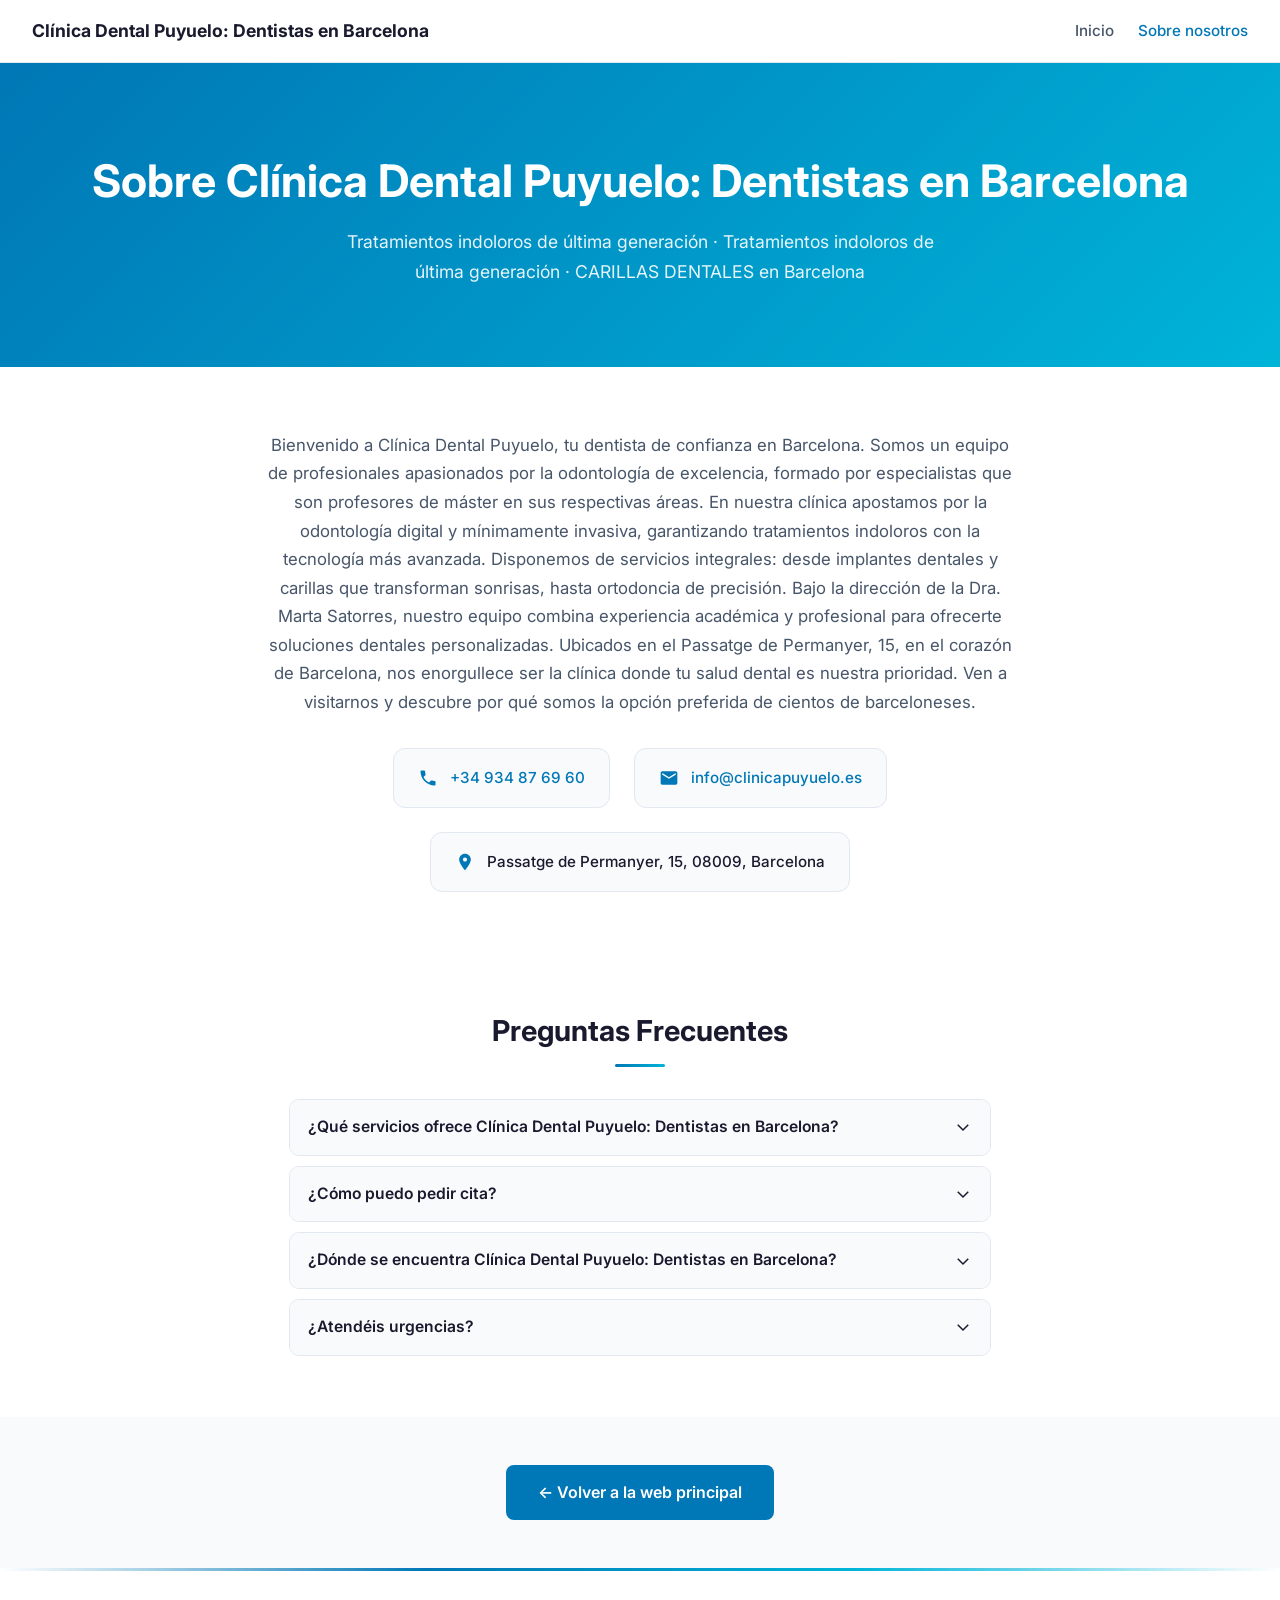
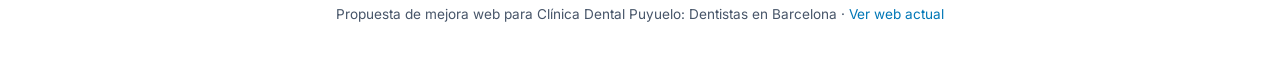
<file: nosotros.html>
<!DOCTYPE html>
<html lang="es">
<head>
<meta charset="UTF-8">
<meta name="viewport" content="width=device-width,initial-scale=1.0">
<title>Sobre Clínica Dental Puyuelo: Dentistas en Barcelona | Barcelona</title>
<meta name="description" content="Conoce a Clínica Dental Puyuelo: Dentistas en Barcelona en Barcelona. Tratamientos indoloros de última generación, Tratamientos indoloros de última generación.">
<meta property="og:title" content="Sobre Clínica Dental Puyuelo: Dentistas en Barcelona">
<meta property="og:type" content="website">
<meta property="og:locale" content="es_ES">
<meta name="robots" content="noindex,nofollow">
<link rel="preconnect" href="https://fonts.bunny.net" crossorigin>
<link href="https://fonts.bunny.net/css?family=inter:400,500,600,700&display=swap" rel="stylesheet">
<style>
*{margin:0;padding:0;box-sizing:border-box}
:root{--primary:#0077B6;--accent:#00B4D8;--text:#1a1a2e;--muted:#475569;--bg:#ffffff;--surface:#f8fafc;--border:#e2e8f0}
body{font-family:'Inter',system-ui,-apple-system,sans-serif;color:var(--text);line-height:1.7;background:var(--bg);-webkit-font-smoothing:antialiased}
a{color:var(--primary);text-decoration:none}
a:hover{text-decoration:underline}

/* NAV */
.kn-nav{background:var(--bg);border-bottom:1px solid var(--border);padding:1rem 2rem;display:flex;align-items:center;justify-content:space-between;position:sticky;top:0;z-index:100;backdrop-filter:blur(12px);background:rgba(255,255,255,0.9)}
.kn-nav-brand{font-weight:700;font-size:1.1rem;color:var(--text)}
.kn-nav-links{display:flex;gap:1.5rem;font-size:0.95rem}
.kn-nav-links a{color:var(--muted);font-weight:500;transition:color 0.2s}
.kn-nav-links a:hover,.kn-nav-links a.active{color:var(--primary);text-decoration:none}

/* HERO */
.kn-hero{background:linear-gradient(135deg,var(--primary),var(--accent));color:#fff;padding:clamp(3rem,8vw,5rem) 2rem;text-align:center}
.kn-hero h1{font-size:clamp(1.8rem,4vw,2.8rem);font-weight:700;margin-bottom:0.5rem}
.kn-hero p{font-size:1.1rem;opacity:0.9;max-width:600px;margin:0 auto}

/* ABOUT */
.kn-about{max-width:800px;margin:0 auto;padding:clamp(2.5rem,5vw,4rem) 1.5rem}
.kn-about p{font-size:1.05rem;color:var(--muted);text-align:center;margin-bottom:2rem}
.kn-contact-cards{display:flex;flex-wrap:wrap;justify-content:center;gap:1.5rem;margin-top:2rem}
.kn-card{display:flex;align-items:center;gap:0.75rem;padding:1rem 1.5rem;border:1px solid var(--border);border-radius:12px;background:var(--surface);transition:border-color 0.3s,box-shadow 0.3s}
.kn-card:hover{border-color:var(--primary);box-shadow:0 4px 12px rgba(0,0,0,0.06)}
.kn-card svg{flex-shrink:0;color:var(--primary)}
.kn-card span,.kn-card a{font-size:0.95rem;font-weight:500}

/* FAQ */
.kn-faq{max-width:750px;margin:0 auto;padding:clamp(2rem,4vw,3.5rem) 1.5rem}
.kn-faq h2{text-align:center;font-size:clamp(1.4rem,3vw,1.8rem);margin-bottom:0.5rem}
.kn-faq .sub{text-align:center;display:block;width:50px;height:3px;background:linear-gradient(90deg,var(--primary),var(--accent));margin:0 auto 2rem;border-radius:2px}
details{margin-bottom:10px;border:1px solid var(--border);border-radius:10px;overflow:hidden;transition:border-color 0.3s}
details[open]{border-color:var(--primary)}
summary{padding:14px 18px;cursor:pointer;font-weight:600;font-size:0.98rem;background:var(--surface);display:flex;justify-content:space-between;align-items:center;list-style:none;transition:background 0.2s}
summary:hover{background:#f1f5f9}
summary::-webkit-details-marker{display:none}
summary::marker{display:none}
summary svg{transition:transform 0.3s;flex-shrink:0;margin-left:12px}
details[open] summary svg{transform:rotate(180deg)}
.faq-answer{padding:0 18px 14px;color:var(--muted);font-size:0.95rem}

/* CTA */
.kn-cta{text-align:center;padding:clamp(2rem,4vw,3rem) 1.5rem;background:var(--surface)}
.kn-cta a{display:inline-block;padding:14px 32px;background:var(--primary);color:#fff;border-radius:8px;font-weight:600;font-size:1rem;transition:transform 0.2s,box-shadow 0.2s;text-decoration:none}
.kn-cta a:hover{transform:translateY(-2px);box-shadow:0 6px 20px rgba(0,0,0,0.15)}

/* FOOTER */
.kn-footer{text-align:center;padding:2rem;font-size:0.85rem;color:var(--muted);border-top:3px solid;border-image:linear-gradient(90deg,transparent,var(--primary),var(--accent),transparent) 1}

@media(max-width:600px){
  .kn-nav{padding:0.75rem 1rem}
  .kn-contact-cards{flex-direction:column;align-items:stretch}
}
</style>
</head>
<body>
<nav class="kn-nav">
  <span class="kn-nav-brand">Clínica Dental Puyuelo: Dentistas en Barcelona</span>
  <div class="kn-nav-links">
    <a href="index.html">Inicio</a>
    <a href="nosotros.html" class="active">Sobre nosotros</a>
  </div>
</nav>

<div class="kn-hero">
  <h1>Sobre Clínica Dental Puyuelo: Dentistas en Barcelona</h1>
  <p>Tratamientos indoloros de última generación · Tratamientos indoloros de última generación · CARILLAS DENTALES en Barcelona</p>
</div>

<section class="kn-about">
  <p>Bienvenido a Clínica Dental Puyuelo, tu dentista de confianza en Barcelona. Somos un equipo de profesionales apasionados por la odontología de excelencia, formado por especialistas que son profesores de máster en sus respectivas áreas.

En nuestra clínica apostamos por la odontología digital y mínimamente invasiva, garantizando tratamientos indoloros con la tecnología más avanzada. Disponemos de servicios integrales: desde implantes dentales y carillas que transforman sonrisas, hasta ortodoncia de precisión. Bajo la dirección de la Dra. Marta Satorres, nuestro equipo combina experiencia académica y profesional para ofrecerte soluciones dentales personalizadas.

Ubicados en el Passatge de Permanyer, 15, en el corazón de Barcelona, nos enorgullece ser la clínica donde tu salud dental es nuestra prioridad. Ven a visitarnos y descubre por qué somos la opción preferida de cientos de barceloneses.</p>
  <div class="kn-contact-cards">
    <div class="kn-card"><svg width="20" height="20" fill="currentColor" viewBox="0 0 24 24"><path d="M6.62 10.79c1.44 2.83 3.76 5.14 6.59 6.59l2.2-2.2c.27-.27.67-.36 1.02-.24 1.12.37 2.33.57 3.57.57.55 0 1 .45 1 1V20c0 .55-.45 1-1 1-9.39 0-17-7.61-17-17 0-.55.45-1 1-1h3.5c.55 0 1 .45 1 1 0 1.25.2 2.45.57 3.57.11.35.03.74-.25 1.02l-2.2 2.2z"/></svg><a href="tel:+34934876960">+34 934 87 69 60</a></div>
    <div class="kn-card"><svg width="20" height="20" fill="currentColor" viewBox="0 0 24 24"><path d="M20 4H4c-1.1 0-1.99.9-1.99 2L2 18c0 1.1.9 2 2 2h16c1.1 0 2-.9 2-2V6c0-1.1-.9-2-2-2zm0 4l-8 5-8-5V6l8 5 8-5v2z"/></svg><a href="mailto:info@clinicapuyuelo.es">info@clinicapuyuelo.es</a></div>
    <div class="kn-card"><svg width="20" height="20" fill="currentColor" viewBox="0 0 24 24"><path d="M12 2C8.13 2 5 5.13 5 9c0 5.25 7 13 7 13s7-7.75 7-13c0-3.87-3.13-7-7-7zm0 9.5c-1.38 0-2.5-1.12-2.5-2.5s1.12-2.5 2.5-2.5 2.5 1.12 2.5 2.5-1.12 2.5-2.5 2.5z"/></svg><span>Passatge de Permanyer, 15, 08009, Barcelona</span></div>
  </div>
</section>

<section class="kn-faq">
  <h2>Preguntas Frecuentes</h2>
  <span class="sub"></span>
  
      <details>
        <summary>¿Qué servicios ofrece Clínica Dental Puyuelo: Dentistas en Barcelona?<svg width="18" height="18" fill="none" stroke="currentColor" stroke-width="2" viewBox="0 0 24 24"><path d="M19 9l-7 7-7-7"/></svg></summary>
        <div class="faq-answer">Clínica Dental Puyuelo: Dentistas en Barcelona ofrece una amplia gama de servicios de salud en Barcelona, incluyendo tratamientos indoloros de última generación, tratamientos indoloros de última generación, carillas dentales. Nuestro equipo proporciona atención personalizada y de calidad.</div>
      </details>
      <details>
        <summary>¿Cómo puedo pedir cita?<svg width="18" height="18" fill="none" stroke="currentColor" stroke-width="2" viewBox="0 0 24 24"><path d="M19 9l-7 7-7-7"/></svg></summary>
        <div class="faq-answer">Puedes pedir cita en Clínica Dental Puyuelo: Dentistas en Barcelona llamando al +34 934 87 69 60 o en info@clinicapuyuelo.es. Visita nuestra web para más información.</div>
      </details>
      <details>
        <summary>¿Dónde se encuentra Clínica Dental Puyuelo: Dentistas en Barcelona?<svg width="18" height="18" fill="none" stroke="currentColor" stroke-width="2" viewBox="0 0 24 24"><path d="M19 9l-7 7-7-7"/></svg></summary>
        <div class="faq-answer">Clínica Dental Puyuelo: Dentistas en Barcelona está en Passatge de Permanyer, 15, 08009, Barcelona, Barcelona. Ofrecemos un entorno profesional y acogedor.</div>
      </details>
      <details>
        <summary>¿Atendéis urgencias?<svg width="18" height="18" fill="none" stroke="currentColor" stroke-width="2" viewBox="0 0 24 24"><path d="M19 9l-7 7-7-7"/></svg></summary>
        <div class="faq-answer">Para urgencias y disponibilidad, contacta directamente con Clínica Dental Puyuelo: Dentistas en Barcelona llamando al +34 934 87 69 60.</div>
      </details>
</section>

<div class="kn-cta">
  <a href="index.html">← Volver a la web principal</a>
</div>

<footer class="kn-footer">
  <p>Propuesta de mejora web para Clínica Dental Puyuelo: Dentistas en Barcelona · <a href="https://clinicapuyuelo.es" target="_blank" rel="noopener">Ver web actual</a></p>
</footer>
</body>
</html>
</file>
